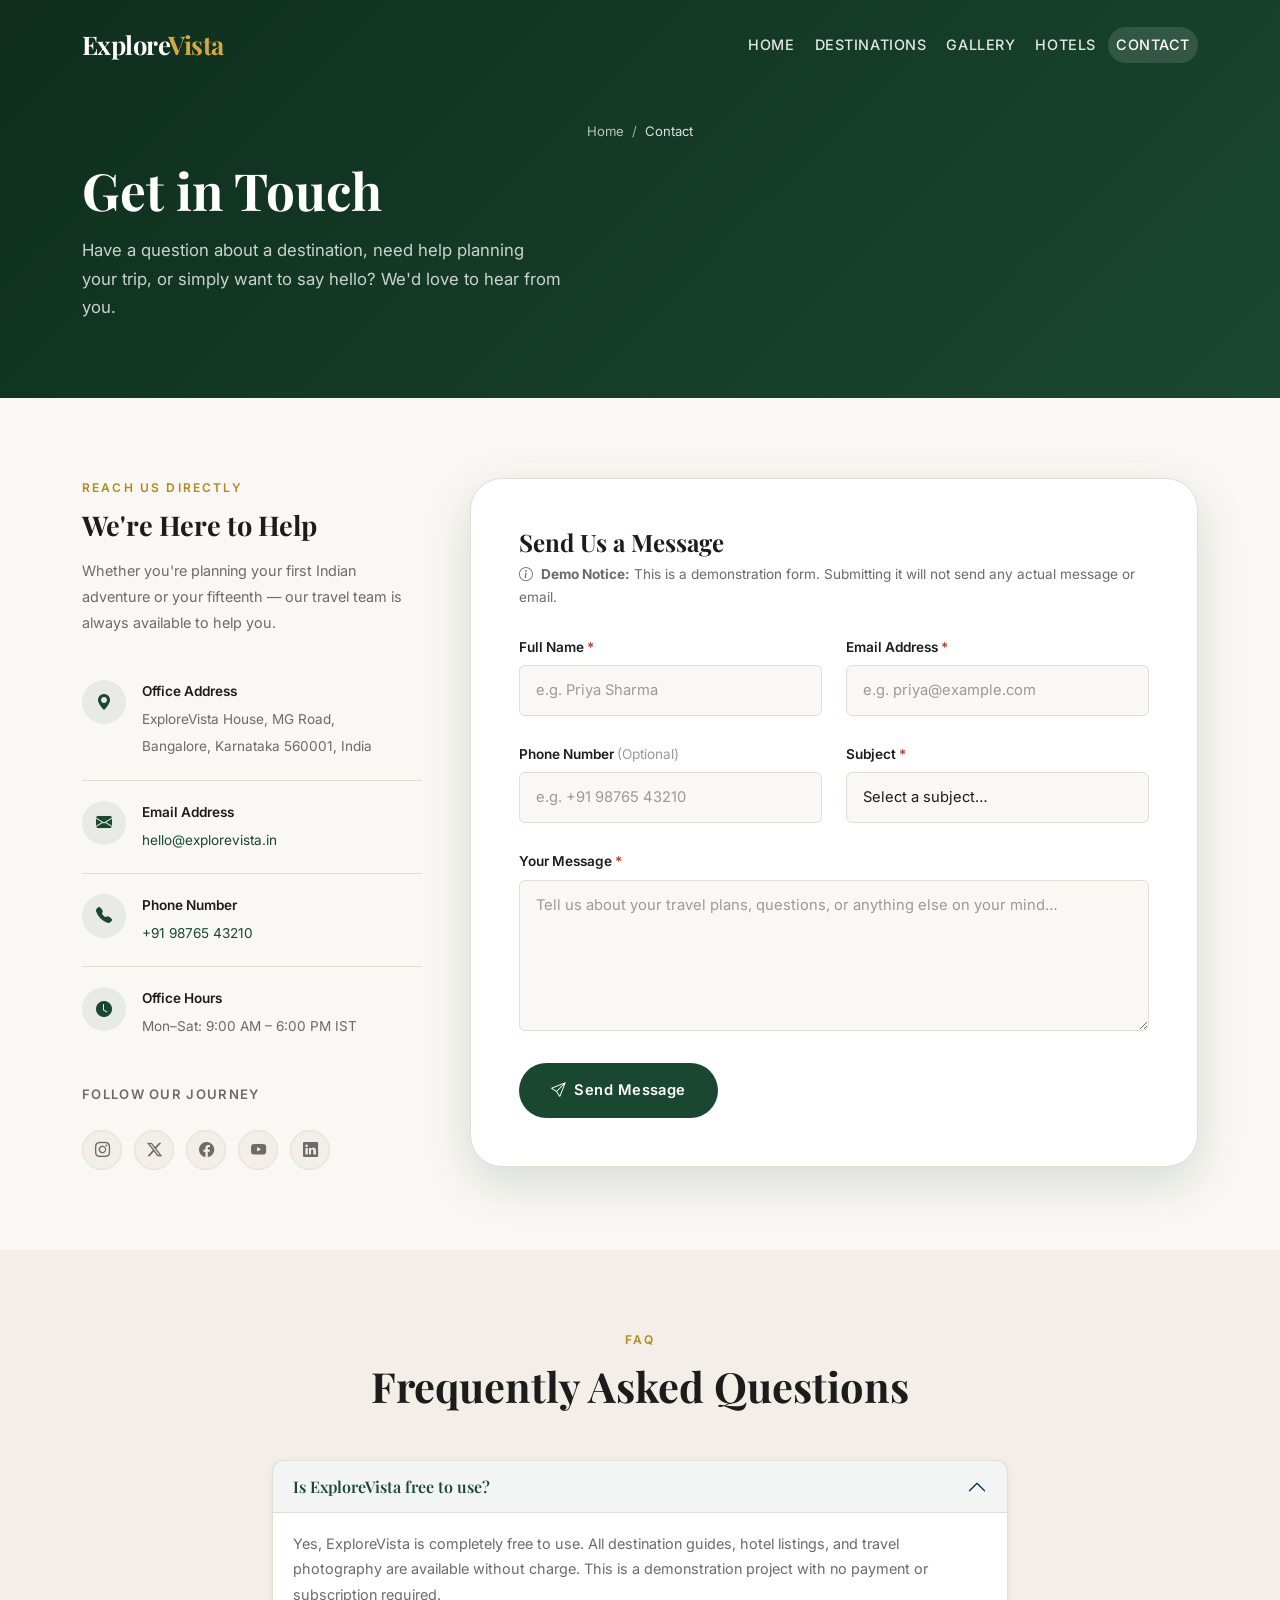
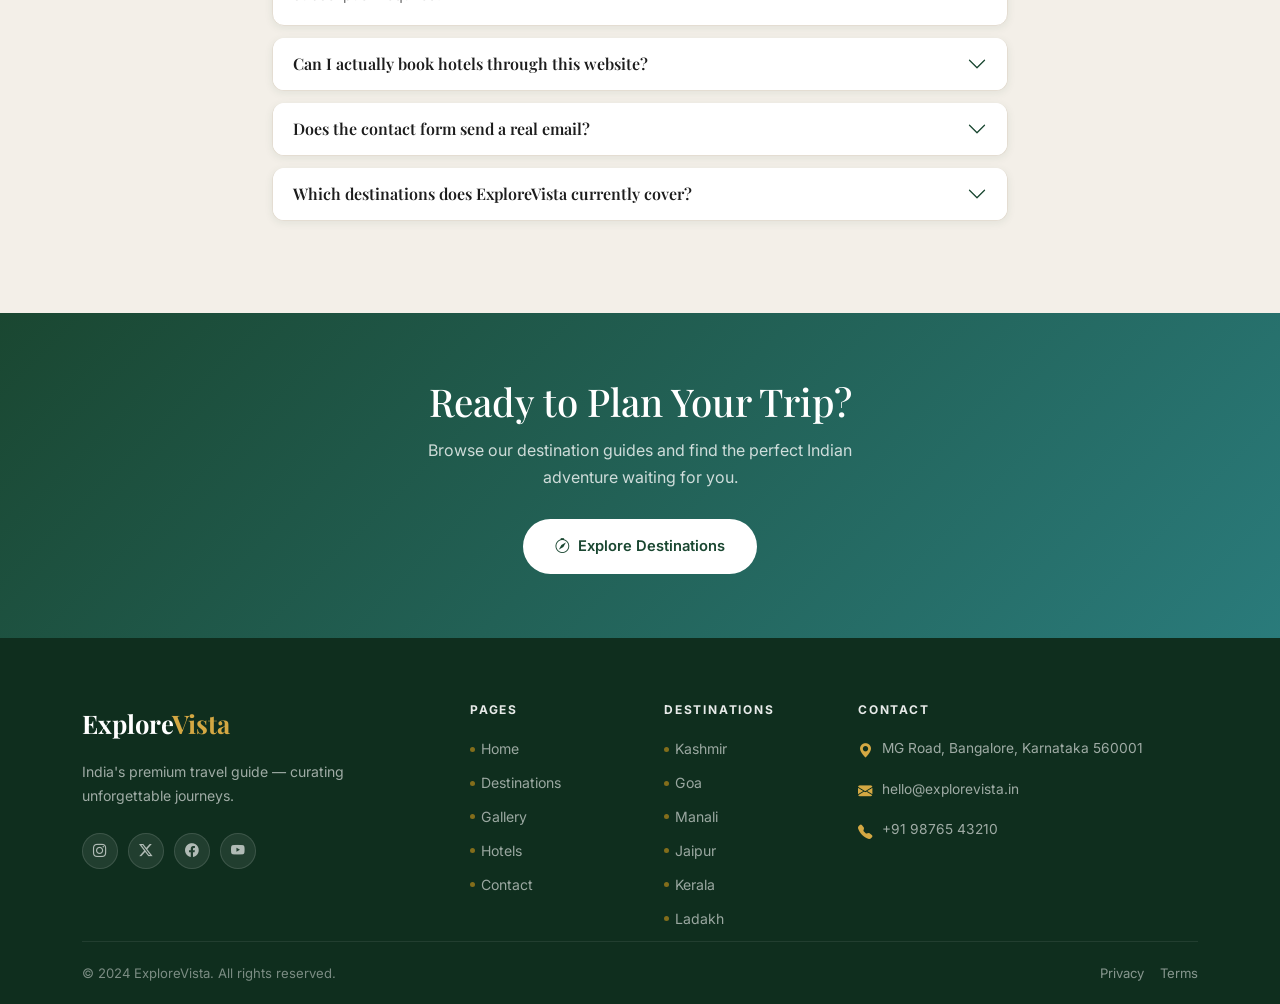
<file: contact.html>
<!DOCTYPE html>
<html lang="en">
<head>
  <meta charset="UTF-8" />
  <meta name="viewport" content="width=device-width, initial-scale=1.0" />
  <meta name="description" content="Contact ExploreVista — get in touch with our travel experts for destination advice, itinerary planning, or partnership enquiries." />
  <title>Contact Us — ExploreVista</title>
  <link rel="icon" href="data:image/svg+xml,<svg xmlns=%22http://www.w3.org/2000/svg%22 viewBox=%220 0 100 100%22><text y=%22.9em%22 font-size=%2290%22>🧭</text></svg>" />

  <link rel="stylesheet" href="https://cdn.jsdelivr.net/npm/bootstrap@5.3.3/dist/css/bootstrap.min.css" />
  <link rel="stylesheet" href="https://cdn.jsdelivr.net/npm/bootstrap-icons@1.11.3/font/bootstrap-icons.min.css" />
  <link rel="stylesheet" href="css/style.css" />
</head>
<body>
  <a href="#main-content" class="skip-link">Skip to main content</a>

  <nav class="ev-navbar scrolled navbar navbar-expand-lg" id="main-nav" aria-label="Main navigation">
    <div class="container">
      <a class="navbar-brand" href="index.html">Explore<span>Vista</span></a>
      <button class="navbar-toggler" type="button" data-bs-toggle="collapse"
        data-bs-target="#navMenu" aria-controls="navMenu"
        aria-expanded="false" aria-label="Toggle navigation">
        <span class="navbar-toggler-icon"></span>
      </button>
      <div class="collapse navbar-collapse justify-content-end" id="navMenu">
        <ul class="navbar-nav align-items-lg-center gap-1">
          <li class="nav-item"><a class="nav-link" href="index.html">Home</a></li>
          <li class="nav-item"><a class="nav-link" href="destinations.html">Destinations</a></li>
          <li class="nav-item"><a class="nav-link" href="gallery.html">Gallery</a></li>
          <li class="nav-item"><a class="nav-link" href="hotels.html">Hotels</a></li>
          <li class="nav-item"><a class="nav-link active" href="contact.html">Contact</a></li>
        </ul>
      </div>
    </div>
  </nav>

  <main id="main-content">
  <header class="contact-hero" aria-label="Contact page header">
    <div class="container position-relative" style="z-index:2;">
      <nav class="breadcrumb-ev" aria-label="Breadcrumb">
        <a href="index.html">Home</a><span>/</span>
        <span style="color:rgba(255,255,255,0.85);">Contact</span>
      </nav>
      <h1 style="font-family:var(--font-heading);font-size:clamp(2rem,5vw,3.2rem);font-weight:700;color:#fff;margin-bottom:14px;">Get in Touch</h1>
      <p style="color:rgba(255,255,255,0.78);font-size:1.05rem;max-width:480px;">Have a question about a destination, need help planning your trip, or simply want to say hello? We'd love to hear from you.</p>
    </div>
  </header>

  <section class="section-pad" aria-label="Contact information and form">
    <div class="container">
      <div class="row g-5 align-items-start">

        <div class="col-lg-4 fade-in-up">
          <div class="mb-4">
            <span class="section-label">Reach Us Directly</span>
            <h2 class="section-title" style="font-size:1.7rem;">We're Here to Help</h2>
            <p style="color:var(--color-text-muted);font-size:.9rem;line-height:1.8;">Whether you're planning your first Indian adventure or your fifteenth — our travel team is always available to help you.</p>
          </div>

          <div>
            <div class="contact-info-item">
              <div class="contact-info-icon" aria-hidden="true"><i class="bi bi-geo-alt-fill"></i></div>
              <div class="contact-info-text">
                <strong>Office Address</strong>
                <span>ExploreVista House, MG Road,<br>Bangalore, Karnataka 560001, India</span>
              </div>
            </div>
            <div class="contact-info-item">
              <div class="contact-info-icon" aria-hidden="true"><i class="bi bi-envelope-fill"></i></div>
              <div class="contact-info-text">
                <strong>Email Address</strong>
                <span><a href="mailto:hello@explorevista.in" style="color:var(--color-primary);">hello@explorevista.in</a></span>
              </div>
            </div>
            <div class="contact-info-item">
              <div class="contact-info-icon" aria-hidden="true"><i class="bi bi-telephone-fill"></i></div>
              <div class="contact-info-text">
                <strong>Phone Number</strong>
                <span><a href="tel:+919876543210" style="color:var(--color-primary);">+91 98765 43210</a></span>
              </div>
            </div>
            <div class="contact-info-item">
              <div class="contact-info-icon" aria-hidden="true"><i class="bi bi-clock-fill"></i></div>
              <div class="contact-info-text">
                <strong>Office Hours</strong>
                <span>Mon–Sat: 9:00 AM – 6:00 PM IST</span>
              </div>
            </div>
          </div>

          <div class="mt-4">
            <p style="font-size:.82rem;font-weight:600;letter-spacing:.1em;text-transform:uppercase;color:var(--color-text-muted);margin-bottom:12px;">Follow Our Journey</p>
            <div class="social-links" aria-label="Social media links">
              <a href="#" class="social-link" aria-label="Follow on Instagram"><i class="bi bi-instagram" aria-hidden="true"></i></a>
              <a href="#" class="social-link" aria-label="Follow on Twitter / X"><i class="bi bi-twitter-x" aria-hidden="true"></i></a>
              <a href="#" class="social-link" aria-label="Like on Facebook"><i class="bi bi-facebook" aria-hidden="true"></i></a>
              <a href="#" class="social-link" aria-label="Watch on YouTube"><i class="bi bi-youtube" aria-hidden="true"></i></a>
              <a href="#" class="social-link" aria-label="Connect on LinkedIn"><i class="bi bi-linkedin" aria-hidden="true"></i></a>
            </div>
          </div>
        </div>

        <div class="col-lg-8 fade-in-up">
          <div class="contact-card">
            <div class="mb-4">
              <h2 style="font-family:var(--font-heading);font-size:1.5rem;font-weight:700;color:var(--color-text);margin-bottom:6px;">
                Send Us a Message
              </h2>
              <p style="font-size:.85rem;color:var(--color-text-muted);">
                <i class="bi bi-info-circle me-1" aria-hidden="true"></i>
                <strong>Demo Notice:</strong> This is a demonstration form. Submitting it will not send any actual message or email.
              </p>
            </div>

            <form id="contact-form" novalidate aria-label="Contact form">
              <div class="row g-4">
                <div class="col-md-6">
                  <label class="ev-form-label" for="contact-name">Full Name <span aria-hidden="true" style="color:#c0392b;">*</span></label>
                  <input
                    type="text"
                    class="ev-form-control"
                    id="contact-name"
                    name="name"
                    placeholder="e.g. Priya Sharma"
                    required
                    autocomplete="name"
                    aria-required="true"
                    aria-describedby="name-error"
                  />
                  <div id="name-error" class="mt-1" role="alert" style="font-size:.78rem;color:#c0392b;display:none;">
                    Please enter your full name.
                  </div>
                </div>

                <div class="col-md-6">
                  <label class="ev-form-label" for="contact-email">Email Address <span aria-hidden="true" style="color:#c0392b;">*</span></label>
                  <input
                    type="email"
                    class="ev-form-control"
                    id="contact-email"
                    name="email"
                    placeholder="e.g. priya@example.com"
                    required
                    autocomplete="email"
                    aria-required="true"
                    aria-describedby="email-error"
                  />
                  <div id="email-error" class="mt-1" role="alert" style="font-size:.78rem;color:#c0392b;display:none;">
                    Please enter a valid email address.
                  </div>
                </div>

                <div class="col-md-6">
                  <label class="ev-form-label" for="contact-phone">Phone Number <span style="color:var(--color-text-light);font-weight:400;">(Optional)</span></label>
                  <input
                    type="tel"
                    class="ev-form-control"
                    id="contact-phone"
                    name="phone"
                    placeholder="e.g. +91 98765 43210"
                    autocomplete="tel"
                  />
                </div>

                <div class="col-md-6">
                  <label class="ev-form-label" for="contact-subject">Subject <span aria-hidden="true" style="color:#c0392b;">*</span></label>
                  <select
                    class="ev-form-control"
                    id="contact-subject"
                    name="subject"
                    required
                    aria-required="true"
                    aria-describedby="subject-error"
                  >
                    <option value="" disabled selected>Select a subject…</option>
                    <option value="destination-query">Destination Query</option>
                    <option value="trip-planning">Trip Planning Help</option>
                    <option value="hotel-enquiry">Hotel Enquiry</option>
                    <option value="partnership">Partnership / Collaboration</option>
                    <option value="feedback">Website Feedback</option>
                    <option value="other">Other</option>
                  </select>
                  <div id="subject-error" class="mt-1" role="alert" style="font-size:.78rem;color:#c0392b;display:none;">
                    Please select a subject.
                  </div>
                </div>

                <div class="col-12">
                  <label class="ev-form-label" for="contact-message">Your Message <span aria-hidden="true" style="color:#c0392b;">*</span></label>
                  <textarea
                    class="ev-form-control"
                    id="contact-message"
                    name="message"
                    placeholder="Tell us about your travel plans, questions, or anything else on your mind…"
                    required
                    aria-required="true"
                    aria-describedby="message-error"
                    rows="5"
                  ></textarea>
                  <div id="message-error" class="mt-1" role="alert" style="font-size:.78rem;color:#c0392b;display:none;">
                    Please enter your message.
                  </div>
                </div>

                <div class="col-12">
                  <button
                    type="submit"
                    id="form-submit"
                    class="btn-ev-primary"
                    aria-label="Send your message"
                  >
                    <i class="bi bi-send" aria-hidden="true"></i> Send Message
                  </button>
                </div>
              </div>
            </form>

            <div class="success-alert" id="form-success" role="alert" aria-live="polite">
              <i class="bi bi-check-circle-fill" aria-hidden="true"></i>
              <div>
                <strong style="display:block;margin-bottom:4px;color:#1b5e20;">Message received (demo only)!</strong>
                <span style="font-size:.88rem;color:#2e7d32;">
                  Thank you for reaching out. In a real application, your message would now be sent to our team. This form is for demonstration purposes only and no actual email has been transmitted.
                </span>
              </div>
            </div>
          </div>
        </div>

      </div>
    </div>
  </section>

  <section class="section-pad" style="background-color:var(--color-bg-section);" aria-label="Frequently asked questions">
    <div class="container">
      <div class="text-center mb-5">
        <span class="section-label">FAQ</span>
        <h2 class="section-title">Frequently Asked Questions</h2>
      </div>
      <div class="row justify-content-center">
        <div class="col-lg-8">
          <div class="accordion" id="faqAccordion">

            <div class="accordion-item">
              <h3 class="accordion-header">
                <button class="accordion-button" type="button" data-bs-toggle="collapse"
                  data-bs-target="#faq1" aria-expanded="true" aria-controls="faq1">
                  Is ExploreVista free to use?
                </button>
              </h3>
              <div id="faq1" class="accordion-collapse collapse show" data-bs-parent="#faqAccordion">
                <div class="accordion-body">
                  Yes, ExploreVista is completely free to use. All destination guides, hotel listings, and travel photography are available without charge. This is a demonstration project with no payment or subscription required.
                </div>
              </div>
            </div>

            <div class="accordion-item">
              <h3 class="accordion-header">
                <button class="accordion-button collapsed" type="button" data-bs-toggle="collapse"
                  data-bs-target="#faq2" aria-expanded="false" aria-controls="faq2">
                  Can I actually book hotels through this website?
                </button>
              </h3>
              <div id="faq2" class="accordion-collapse collapse" data-bs-parent="#faqAccordion">
                <div class="accordion-body">
                  No. The hotel listings and prices on ExploreVista are for demonstration purposes only. No real booking or payment functionality has been implemented. For actual reservations, please visit the hotel's official website or a booking platform.
                </div>
              </div>
            </div>

            <div class="accordion-item">
              <h3 class="accordion-header">
                <button class="accordion-button collapsed" type="button" data-bs-toggle="collapse"
                  data-bs-target="#faq3" aria-expanded="false" aria-controls="faq3">
                  Does the contact form send a real email?
                </button>
              </h3>
              <div id="faq3" class="accordion-collapse collapse" data-bs-parent="#faqAccordion">
                <div class="accordion-body">
                  No, the contact form is purely a front-end demonstration. It validates your inputs client-side and shows a success message, but no email is actually sent and no data is stored anywhere.
                </div>
              </div>
            </div>

            <div class="accordion-item">
              <h3 class="accordion-header">
                <button class="accordion-button collapsed" type="button" data-bs-toggle="collapse"
                  data-bs-target="#faq4" aria-expanded="false" aria-controls="faq4">
                  Which destinations does ExploreVista currently cover?
                </button>
              </h3>
              <div id="faq4" class="accordion-collapse collapse" data-bs-parent="#faqAccordion">
                <div class="accordion-body">
                  ExploreVista currently features six iconic Indian destinations: Kashmir, Goa, Manali, Jaipur, Kerala, and Ladakh. Future updates may expand coverage to additional regions across India and beyond.
                </div>
              </div>
            </div>

          </div>
        </div>
      </div>
    </div>
  </section>

  <section class="cta-band" aria-label="Explore destinations call to action">
    <div class="container fade-in-up">
      <h2>Ready to Plan Your Trip?</h2>
      <p>Browse our destination guides and find the perfect Indian adventure waiting for you.</p>
      <a href="destinations.html" class="btn-white"><i class="bi bi-compass"></i> Explore Destinations</a>
    </div>
  </section>
  </main>

  <footer class="ev-footer" aria-label="Site footer">
    <div class="container">
      <div class="row g-5">
        <div class="col-lg-4 col-md-6">
          <a class="footer-brand" href="index.html">Explore<span>Vista</span></a>
          <p class="footer-desc">India's premium travel guide — curating unforgettable journeys.</p>
          <div class="footer-social" aria-label="Social media links">
            <a href="#" aria-label="Instagram"><i class="bi bi-instagram" aria-hidden="true"></i></a>
            <a href="#" aria-label="Twitter / X"><i class="bi bi-twitter-x" aria-hidden="true"></i></a>
            <a href="#" aria-label="Facebook"><i class="bi bi-facebook" aria-hidden="true"></i></a>
            <a href="#" aria-label="YouTube"><i class="bi bi-youtube" aria-hidden="true"></i></a>
          </div>
        </div>
        <div class="col-lg-2 col-md-3 col-6">
          <h3 class="footer-heading">Pages</h3>
          <ul class="footer-links">
            <li><a href="index.html">Home</a></li>
            <li><a href="destinations.html">Destinations</a></li>
            <li><a href="gallery.html">Gallery</a></li>
            <li><a href="hotels.html">Hotels</a></li>
            <li><a href="contact.html">Contact</a></li>
          </ul>
        </div>
        <div class="col-lg-2 col-md-3 col-6">
          <h3 class="footer-heading">Destinations</h3>
          <ul class="footer-links">
            <li><a href="destinations.html#kashmir">Kashmir</a></li>
            <li><a href="destinations.html#goa">Goa</a></li>
            <li><a href="destinations.html#manali">Manali</a></li>
            <li><a href="destinations.html#jaipur">Jaipur</a></li>
            <li><a href="destinations.html#kerala">Kerala</a></li>
            <li><a href="destinations.html#ladakh">Ladakh</a></li>
          </ul>
        </div>
        <div class="col-lg-4 col-md-6">
          <h3 class="footer-heading">Contact</h3>
          <address style="font-style:normal;">
            <div class="footer-contact-item"><i class="bi bi-geo-alt-fill" aria-hidden="true"></i><span>MG Road, Bangalore, Karnataka 560001</span></div>
            <div class="footer-contact-item"><i class="bi bi-envelope-fill" aria-hidden="true"></i><span>hello@explorevista.in</span></div>
            <div class="footer-contact-item"><i class="bi bi-telephone-fill" aria-hidden="true"></i><span>+91 98765 43210</span></div>
          </address>
        </div>
      </div>
      <div class="footer-bottom">
        <p>&copy; 2024 ExploreVista. All rights reserved.</p>
        <div class="d-flex gap-3"><a href="#">Privacy</a><a href="#">Terms</a></div>
      </div>
    </div>
  </footer>

  <button class="scroll-top-btn" id="scroll-top-btn" aria-label="Scroll to top">
    <i class="bi bi-chevron-up" aria-hidden="true"></i>
  </button>

  <script src="https://cdn.jsdelivr.net/npm/bootstrap@5.3.3/dist/js/bootstrap.bundle.min.js"></script>
  <script src="js/script.js"></script>
</body>
</html>
</file>
<file: css/style.css>
/* ExploreVista Stylesheet */

@import url('https://fonts.googleapis.com/css2?family=Playfair+Display:wght@400;600;700&family=Inter:wght@300;400;500;600&display=swap');

/* Design Tokens */
:root {
  --color-primary:       #1a4731;
  --color-primary-light: #2d6a4f;
  --color-primary-dark:  #0f2e1e;
  --color-accent:        #b5891a;
  --color-accent-light:  #d4a843;
  --color-teal:          #2a7b7b;
  --color-bg:            #faf8f4;
  --color-bg-card:       #ffffff;
  --color-bg-section:    #f3efe8;
  --color-text:          #1c1c1c;
  --color-text-muted:    #6b6b6b;
  --color-text-light:    #9a9a9a;
  --color-border:        #e4ddd2;

  --font-heading: 'Playfair Display', Georgia, serif;
  --font-body:    'Inter', system-ui, sans-serif;

  --shadow-sm:   0 2px 8px rgba(26,71,49,0.08);
  --shadow-md:   0 6px 24px rgba(26,71,49,0.12);
  --shadow-lg:   0 16px 48px rgba(26,71,49,0.16);
  --shadow-card: 0 4px 20px rgba(0,0,0,0.08);

  --radius-sm:   6px;
  --radius-md:   12px;
  --radius-lg:   20px;
  --radius-xl:   32px;

  --transition-fast:   0.2s ease;
  --transition-normal: 0.35s ease;
  --transition-slow:   0.55s ease;

  --max-width: 1280px;
}

/* Base */
*,
*::before,
*::after {
  box-sizing: border-box;
  margin: 0;
  padding: 0;
}

html {
  scroll-behavior: smooth;
  font-size: 16px;
}

body {
  font-family: var(--font-body);
  background-color: var(--color-bg);
  color: var(--color-text);
  line-height: 1.7;
  overflow-x: hidden;
}

img {
  max-width: 100%;
  display: block;
}

a {
  color: var(--color-primary);
  text-decoration: none;
  transition: color var(--transition-fast);
}

a:hover {
  color: var(--color-primary-light);
}

/* Skip Link */
.skip-link {
  position: absolute;
  top: -80px;
  left: 20px;
  background: var(--color-primary);
  color: #fff;
  padding: 10px 20px;
  border-radius: var(--radius-sm);
  z-index: 10000;
  font-weight: 600;
  text-decoration: none;
  transition: top var(--transition-fast);
  box-shadow: var(--shadow-md);
}

.skip-link:focus {
  top: 16px;
  color: #fff;
  outline: 2px solid var(--color-accent);
}

/* Utilities */
.text-accent    { color: var(--color-accent); }
.text-primary   { color: var(--color-primary); }
.text-muted-custom { color: var(--color-text-muted); }
.bg-brand       { background-color: var(--color-primary); }
.section-pad    { padding: 80px 0; }
.section-pad-sm { padding: 56px 0; }

/* Typography */
h1, h2, h3, h4, h5, h6 {
  font-family: var(--font-heading);
  line-height: 1.25;
  color: var(--color-text);
}

.section-label {
  font-family: var(--font-body);
  font-size: 0.75rem;
  font-weight: 600;
  letter-spacing: 0.18em;
  text-transform: uppercase;
  color: var(--color-accent);
  display: block;
  margin-bottom: 10px;
}

.section-title {
  font-family: var(--font-heading);
  font-size: clamp(1.75rem, 3.5vw, 2.6rem);
  font-weight: 700;
  color: var(--color-text);
  margin-bottom: 16px;
}

.section-subtitle {
  font-size: 1.05rem;
  color: var(--color-text-muted);
  max-width: 540px;
  margin-bottom: 0;
}

/* Buttons */
.btn-ev-primary {
  display: inline-flex;
  align-items: center;
  gap: 8px;
  background-color: var(--color-primary);
  color: #fff;
  padding: 13px 30px;
  border-radius: 50px;
  font-family: var(--font-body);
  font-size: 0.92rem;
  font-weight: 600;
  letter-spacing: 0.03em;
  border: 2px solid transparent;
  cursor: pointer;
  transition: background-color var(--transition-fast), transform var(--transition-fast), box-shadow var(--transition-fast);
  text-decoration: none;
}

.btn-ev-primary:hover,
.btn-ev-primary:focus {
  background-color: var(--color-primary-light);
  color: #fff;
  transform: translateY(-2px);
  box-shadow: 0 8px 24px rgba(26,71,49,0.28);
  outline: none;
}

.btn-ev-outline {
  display: inline-flex;
  align-items: center;
  gap: 8px;
  background-color: transparent;
  color: var(--color-primary);
  padding: 12px 28px;
  border-radius: 50px;
  font-family: var(--font-body);
  font-size: 0.92rem;
  font-weight: 600;
  letter-spacing: 0.03em;
  border: 2px solid var(--color-primary);
  cursor: pointer;
  transition: all var(--transition-fast);
  text-decoration: none;
}

.btn-ev-outline:hover,
.btn-ev-outline:focus {
  background-color: var(--color-primary);
  color: #fff;
  transform: translateY(-2px);
  box-shadow: 0 8px 24px rgba(26,71,49,0.2);
  outline: none;
}

.btn-ev-accent {
  display: inline-flex;
  align-items: center;
  gap: 8px;
  background-color: var(--color-accent);
  color: #fff;
  padding: 13px 30px;
  border-radius: 50px;
  font-family: var(--font-body);
  font-size: 0.92rem;
  font-weight: 600;
  letter-spacing: 0.03em;
  border: 2px solid transparent;
  cursor: pointer;
  transition: all var(--transition-fast);
  text-decoration: none;
}

.btn-ev-accent:hover {
  background-color: var(--color-accent-light);
  color: #fff;
  transform: translateY(-2px);
  box-shadow: 0 8px 24px rgba(181,137,26,0.3);
}

.btn-white {
  display: inline-flex;
  align-items: center;
  gap: 8px;
  background-color: #fff;
  color: var(--color-primary);
  padding: 13px 30px;
  border-radius: 50px;
  font-family: var(--font-body);
  font-size: 0.92rem;
  font-weight: 600;
  border: 2px solid transparent;
  cursor: pointer;
  transition: all var(--transition-fast);
  text-decoration: none;
}

.btn-white:hover {
  background-color: var(--color-accent);
  color: #fff;
  transform: translateY(-2px);
}

/* Navigation */
.ev-navbar {
  position: fixed;
  top: 0;
  left: 0;
  right: 0;
  z-index: 1000;
  padding: 18px 0;
  transition: background-color var(--transition-normal), box-shadow var(--transition-normal), padding var(--transition-normal);
}

.ev-navbar.scrolled {
  background-color: rgba(26, 71, 49, 0.97);
  backdrop-filter: blur(12px);
  -webkit-backdrop-filter: blur(12px);
  padding: 12px 0;
  box-shadow: 0 4px 24px rgba(0,0,0,0.18);
}

.ev-navbar .navbar-brand {
  font-family: var(--font-heading);
  font-size: 1.6rem;
  font-weight: 700;
  color: #fff;
  letter-spacing: -0.02em;
}

.ev-navbar .navbar-brand span {
  color: var(--color-accent-light);
}

.ev-navbar .nav-link {
  color: rgba(255,255,255,0.88);
  font-weight: 500;
  font-size: 0.9rem;
  letter-spacing: 0.04em;
  padding: 6px 14px;
  border-radius: 50px;
  transition: all var(--transition-fast);
  text-transform: uppercase;
}

.ev-navbar .nav-link:hover,
.ev-navbar .nav-link.active {
  color: #fff;
  background-color: rgba(255,255,255,0.12);
}

.ev-navbar .navbar-toggler {
  border: 1.5px solid rgba(255,255,255,0.4);
  border-radius: var(--radius-sm);
  padding: 6px 10px;
}

.ev-navbar .navbar-toggler-icon {
  background-image: url("data:image/svg+xml,%3Csvg xmlns='http://www.w3.org/2000/svg' viewBox='0 0 30 30'%3E%3Cpath stroke='rgba%28255,255,255,0.85%29' stroke-width='2' d='M4 7h22M4 15h22M4 23h22'/%3E%3C/svg%3E");
}

.ev-navbar.hero-nav {
  background-color: transparent;
}

/* Hero */
.ev-hero {
  position: relative;
  min-height: 100vh;
  display: flex;
  align-items: center;
  overflow: hidden;
}

.ev-hero-bg {
  position: absolute;
  inset: 0;
  background-size: cover;
  background-position: center;
  background-repeat: no-repeat;
  transform: scale(1.05);
  transition: transform 8s ease;
}

.ev-hero-bg.loaded {
  transform: scale(1);
}

.ev-hero-overlay {
  position: absolute;
  inset: 0;
  background: linear-gradient(
    to right,
    rgba(15, 46, 30, 0.78) 0%,
    rgba(15, 46, 30, 0.40) 60%,
    rgba(15, 46, 30, 0.1) 100%
  );
}

.ev-hero-content {
  position: relative;
  z-index: 2;
  color: #fff;
}

.ev-hero-label {
  display: inline-block;
  background-color: rgba(181,137,26,0.25);
  border: 1px solid rgba(181,137,26,0.5);
  color: var(--color-accent-light);
  font-size: 0.72rem;
  font-weight: 600;
  letter-spacing: 0.2em;
  text-transform: uppercase;
  padding: 6px 16px;
  border-radius: 50px;
  margin-bottom: 20px;
}

.ev-hero-title {
  font-family: var(--font-heading);
  font-size: clamp(2.4rem, 6vw, 4.4rem);
  font-weight: 700;
  color: #fff;
  line-height: 1.12;
  margin-bottom: 22px;
}

.ev-hero-title .accent-word {
  color: var(--color-accent-light);
  font-style: italic;
}

.ev-hero-subtitle {
  font-size: 1.08rem;
  color: rgba(255,255,255,0.82);
  max-width: 480px;
  margin-bottom: 36px;
  line-height: 1.7;
}

.ev-hero-actions {
  display: flex;
  gap: 16px;
  flex-wrap: wrap;
  align-items: center;
}

/* Search Bar */
.ev-search-bar {
  background: #fff;
  border-radius: 50px;
  padding: 6px 6px 6px 22px;
  display: flex;
  align-items: center;
  gap: 12px;
  box-shadow: var(--shadow-lg);
  max-width: 600px;
  margin: 0 auto;
}

.ev-search-bar input {
  flex: 1;
  border: none;
  outline: none;
  font-family: var(--font-body);
  font-size: 0.95rem;
  color: var(--color-text);
  background: transparent;
  min-width: 0;
}

.ev-search-bar input::placeholder {
  color: var(--color-text-light);
}

.ev-search-bar .search-icon {
  color: var(--color-text-muted);
  flex-shrink: 0;
}

.ev-search-bar button {
  border: none;
  background-color: var(--color-primary);
  color: #fff;
  padding: 12px 24px;
  border-radius: 50px;
  font-weight: 600;
  font-size: 0.88rem;
  cursor: pointer;
  transition: background-color var(--transition-fast), transform var(--transition-fast);
  white-space: nowrap;
}

.ev-search-bar button:hover {
  background-color: var(--color-primary-light);
  transform: translateY(-1px);
}

.search-section {
  background-color: var(--color-primary);
  padding: 28px 0;
}

.search-section .ev-search-bar {
  max-width: 680px;
}

/* Stats */
.stats-strip {
  background-color: var(--color-bg-section);
  border-top: 1px solid var(--color-border);
  border-bottom: 1px solid var(--color-border);
  padding: 32px 0;
}

.stat-item {
  text-align: center;
  padding: 10px 20px;
  opacity: 1 !important;
  transform: none !important;
}

.stat-item .stat-num {
  font-family: var(--font-heading);
  font-size: 2rem;
  font-weight: 700;
  color: var(--color-primary);
  display: block;
}

.stat-item .stat-label {
  font-size: 0.8rem;
  color: var(--color-text-muted);
  font-weight: 500;
  letter-spacing: 0.04em;
  text-transform: uppercase;
}

/* Destination Cards */
.dest-card {
  background: var(--color-bg-card);
  border-radius: var(--radius-lg);
  overflow: hidden;
  box-shadow: var(--shadow-card);
  transition: transform var(--transition-normal), box-shadow var(--transition-normal);
  height: 100%;
  display: flex;
  flex-direction: column;
  border: 1px solid var(--color-border);
}

.dest-card:hover {
  transform: translateY(-8px);
  box-shadow: var(--shadow-lg);
}

.dest-card-img-wrap {
  position: relative;
  overflow: hidden;
  aspect-ratio: 4/3;
}

.dest-card-img-wrap img {
  width: 100%;
  height: 100%;
  object-fit: cover;
  transition: transform var(--transition-slow);
}

.dest-card:hover .dest-card-img-wrap img {
  transform: scale(1.08);
}

.dest-card-badge {
  position: absolute;
  top: 14px;
  left: 14px;
  background-color: rgba(26,71,49,0.85);
  color: #fff;
  font-size: 0.68rem;
  font-weight: 600;
  letter-spacing: 0.12em;
  text-transform: uppercase;
  padding: 5px 12px;
  border-radius: 50px;
  backdrop-filter: blur(4px);
}

.dest-card-rating {
  position: absolute;
  top: 14px;
  right: 14px;
  background-color: var(--color-accent);
  color: #fff;
  font-size: 0.75rem;
  font-weight: 700;
  padding: 5px 10px;
  border-radius: 50px;
  display: flex;
  align-items: center;
  gap: 4px;
}

.dest-card-body {
  padding: 22px;
  flex: 1;
  display: flex;
  flex-direction: column;
}

.dest-card-location {
  font-size: 0.75rem;
  color: var(--color-text-muted);
  font-weight: 500;
  letter-spacing: 0.06em;
  text-transform: uppercase;
  display: flex;
  align-items: center;
  gap: 5px;
  margin-bottom: 8px;
}

.dest-card-title {
  font-family: var(--font-heading);
  font-size: 1.28rem;
  font-weight: 700;
  color: var(--color-text);
  margin-bottom: 10px;
}

.dest-card-desc {
  font-size: 0.88rem;
  color: var(--color-text-muted);
  line-height: 1.65;
  flex: 1;
  margin-bottom: 20px;
}

.dest-card-footer {
  display: flex;
  align-items: center;
  justify-content: space-between;
  gap: 10px;
  margin-top: auto;
}

.dest-card-link {
  display: inline-flex;
  align-items: center;
  gap: 6px;
  color: var(--color-primary);
  font-weight: 600;
  font-size: 0.85rem;
  letter-spacing: 0.02em;
  border: 1.5px solid var(--color-primary);
  padding: 8px 18px;
  border-radius: 50px;
  transition: all var(--transition-fast);
}

.dest-card-link:hover {
  background-color: var(--color-primary);
  color: #fff;
}

/* Category Filter Tabs */
.filter-tabs {
  display: flex;
  gap: 10px;
  flex-wrap: wrap;
  justify-content: center;
  margin-bottom: 40px;
}

.filter-tab {
  padding: 9px 22px;
  border-radius: 50px;
  border: 1.5px solid var(--color-border);
  background-color: #fff;
  font-size: 0.85rem;
  font-weight: 600;
  color: var(--color-text-muted);
  cursor: pointer;
  transition: all var(--transition-fast);
  font-family: var(--font-body);
}

.filter-tab:hover {
  border-color: var(--color-primary);
  color: var(--color-primary);
}

.filter-tab.active {
  background-color: var(--color-primary);
  border-color: var(--color-primary);
  color: #fff;
}

/* Category Cards */
.category-card {
  background: var(--color-bg-card);
  border: 1px solid var(--color-border);
  border-radius: var(--radius-md);
  padding: 28px 20px;
  text-align: center;
  cursor: pointer;
  transition: all var(--transition-fast);
  box-shadow: var(--shadow-sm);
}

.category-card:hover {
  border-color: var(--color-primary);
  box-shadow: var(--shadow-md);
  transform: translateY(-4px);
}

.category-card .cat-icon {
  width: 56px;
  height: 56px;
  border-radius: 50%;
  background-color: rgba(26,71,49,0.08);
  display: flex;
  align-items: center;
  justify-content: center;
  margin: 0 auto 16px;
  color: var(--color-primary);
  font-size: 1.4rem;
  transition: background-color var(--transition-fast);
}

.category-card:hover .cat-icon {
  background-color: var(--color-primary);
  color: #fff;
}

.category-card h3,
.category-card h5 {
  font-family: var(--font-heading);
  font-size: 1rem;
  font-weight: 600;
  margin-bottom: 6px;
  color: var(--color-text);
}

.category-card p {
  font-size: 0.8rem;
  color: var(--color-text-muted);
  margin-bottom: 0;
}

/* Interactive Map */
.map-section {
  background-color: var(--color-bg-section);
  padding: 80px 0;
}

.map-placeholder {
  background: linear-gradient(135deg, #d4e8d8 0%, #b5d4bb 30%, #8cbf96 60%, #6ba37a 100%);
  border-radius: var(--radius-xl);
  position: relative;
  overflow: hidden;
  height: 420px;
  box-shadow: var(--shadow-md);
  border: 1px solid var(--color-border);
}

.map-placeholder::before {
  content: '';
  position: absolute;
  inset: 0;
  background-image:
    radial-gradient(circle at 30% 40%, rgba(255,255,255,0.15) 1px, transparent 1px),
    radial-gradient(circle at 65% 25%, rgba(255,255,255,0.15) 1px, transparent 1px),
    radial-gradient(circle at 50% 70%, rgba(255,255,255,0.15) 1px, transparent 1px),
    radial-gradient(circle at 80% 60%, rgba(255,255,255,0.15) 1px, transparent 1px),
    radial-gradient(circle at 15% 70%, rgba(255,255,255,0.15) 1px, transparent 1px);
  background-size: 40px 40px;
}

.map-placeholder::after {
  content: '';
  position: absolute;
  inset: 0;
  background-image:
    linear-gradient(rgba(255,255,255,0.08) 1px, transparent 1px),
    linear-gradient(90deg, rgba(255,255,255,0.08) 1px, transparent 1px);
  background-size: 50px 50px;
}

.map-inner {
  position: absolute;
  inset: 0;
  display: flex;
  align-items: center;
  justify-content: center;
  z-index: 2;
  flex-direction: column;
  gap: 16px;
}

.map-marker {
  width: 48px;
  height: 48px;
  background-color: var(--color-primary);
  border-radius: 50% 50% 50% 0;
  transform: rotate(-45deg);
  box-shadow: 0 4px 16px rgba(26,71,49,0.4);
  position: relative;
  animation: markerPulse 2.5s ease-in-out infinite;
}

.map-marker::after {
  content: '';
  width: 18px;
  height: 18px;
  background: #fff;
  border-radius: 50%;
  position: absolute;
  top: 50%;
  left: 50%;
  transform: translate(-50%, -50%);
}

@keyframes markerPulse {
  0%, 100% { box-shadow: 0 4px 16px rgba(26,71,49,0.4), 0 0 0 0 rgba(26,71,49,0.2); }
  50% { box-shadow: 0 4px 16px rgba(26,71,49,0.4), 0 0 0 16px rgba(26,71,49,0); }
}

.map-caption {
  text-align: center;
  background-color: rgba(255,255,255,0.88);
  backdrop-filter: blur(8px);
  padding: 14px 28px;
  border-radius: 50px;
  box-shadow: var(--shadow-sm);
}

.map-caption strong {
  font-family: var(--font-heading);
  font-size: 1.05rem;
  color: var(--color-primary);
  display: block;
}

.map-caption span {
  font-size: 0.8rem;
  color: var(--color-text-muted);
}

.map-pin {
  position: absolute;
  z-index: 3;
  display: flex;
  flex-direction: column;
  align-items: center;
  cursor: pointer;
}

.map-pin-dot {
  width: 14px;
  height: 14px;
  background-color: var(--color-accent);
  border: 2.5px solid #fff;
  border-radius: 50%;
  box-shadow: 0 2px 8px rgba(0,0,0,0.25);
  transition: transform var(--transition-fast);
}

.map-pin:hover .map-pin-dot {
  transform: scale(1.4);
}

.map-pin-label {
  font-size: 0.7rem;
  font-weight: 600;
  color: var(--color-primary-dark);
  background: rgba(255,255,255,0.9);
  padding: 3px 8px;
  border-radius: 4px;
  margin-top: 5px;
  white-space: nowrap;
  box-shadow: var(--shadow-sm);
}

/* Gallery */
.gallery-grid {
  display: grid;
  grid-template-columns: repeat(auto-fill, minmax(280px, 1fr));
  gap: 20px;
}

.gallery-item {
  position: relative;
  border-radius: var(--radius-md);
  overflow: hidden;
  aspect-ratio: 4/3;
  cursor: pointer;
  box-shadow: var(--shadow-card);
}

.gallery-item img {
  width: 100%;
  height: 100%;
  object-fit: cover;
  transition: transform var(--transition-slow);
}

.gallery-item:hover img {
  transform: scale(1.08);
}

.gallery-item-overlay {
  position: absolute;
  inset: 0;
  background: linear-gradient(to top, rgba(15,46,30,0.75) 0%, transparent 55%);
  opacity: 0;
  transition: opacity var(--transition-normal);
  display: flex;
  align-items: flex-end;
  padding: 20px;
}

.gallery-item:hover .gallery-item-overlay {
  opacity: 1;
}

.gallery-item-label {
  color: #fff;
  font-weight: 600;
  font-size: 0.9rem;
  letter-spacing: 0.03em;
}

.gallery-item-sub {
  color: rgba(255,255,255,0.75);
  font-size: 0.76rem;
  display: block;
  margin-top: 2px;
}

/* Lightbox */
.ev-lightbox {
  position: fixed;
  inset: 0;
  z-index: 9999;
  background-color: rgba(0,0,0,0.92);
  display: flex;
  align-items: center;
  justify-content: center;
  padding: 24px;
  opacity: 0;
  visibility: hidden;
  transition: opacity var(--transition-normal), visibility var(--transition-normal);
}

.ev-lightbox.open {
  opacity: 1;
  visibility: visible;
}

.ev-lightbox-img {
  max-width: 90vw;
  max-height: 80vh;
  object-fit: contain;
  border-radius: var(--radius-md);
  box-shadow: 0 24px 64px rgba(0,0,0,0.5);
}

.ev-lightbox-caption {
  position: absolute;
  bottom: 30px;
  left: 50%;
  transform: translateX(-50%);
  color: rgba(255,255,255,0.92);
  font-size: 0.9rem;
  text-align: center;
  max-width: min(90vw, 720px);
  white-space: normal;
  line-height: 1.5;
  background: rgba(0, 0, 0, 0.65);
  padding: 8px 18px;
  border-radius: var(--radius-sm);
  backdrop-filter: blur(4px);
}

.ev-lightbox-close {
  position: absolute;
  top: 20px;
  right: 24px;
  color: rgba(255,255,255,0.8);
  font-size: 1.8rem;
  cursor: pointer;
  background: none;
  border: none;
  line-height: 1;
  transition: color var(--transition-fast);
  padding: 8px;
}

.ev-lightbox-close:hover {
  color: #fff;
}

.ev-lightbox-nav {
  position: absolute;
  top: 50%;
  transform: translateY(-50%);
  background: rgba(255,255,255,0.1);
  border: 1px solid rgba(255,255,255,0.2);
  color: #fff;
  border-radius: 50%;
  width: 48px;
  height: 48px;
  display: flex;
  align-items: center;
  justify-content: center;
  cursor: pointer;
  transition: background-color var(--transition-fast);
  font-size: 1.2rem;
}

.ev-lightbox-nav:hover {
  background: rgba(255,255,255,0.2);
}

.ev-lightbox-prev { left: 20px; }
.ev-lightbox-next { right: 20px; }

/* Hotel Cards */
.hotel-card {
  background: var(--color-bg-card);
  border-radius: var(--radius-lg);
  overflow: hidden;
  box-shadow: var(--shadow-card);
  border: 1px solid var(--color-border);
  transition: transform var(--transition-normal), box-shadow var(--transition-normal);
  height: 100%;
  display: flex;
  flex-direction: column;
}

.hotel-card:hover {
  transform: translateY(-6px);
  box-shadow: var(--shadow-md);
}

.hotel-card-img {
  aspect-ratio: 16/10;
  overflow: hidden;
  position: relative;
}

.hotel-card-img img {
  width: 100%;
  height: 100%;
  object-fit: cover;
  transition: transform var(--transition-slow);
}

.hotel-card:hover .hotel-card-img img {
  transform: scale(1.06);
}

.hotel-card-badge {
  position: absolute;
  top: 14px;
  left: 14px;
  background-color: var(--color-primary);
  color: #fff;
  font-size: 0.68rem;
  font-weight: 700;
  letter-spacing: 0.1em;
  text-transform: uppercase;
  padding: 5px 12px;
  border-radius: 50px;
}

.hotel-card-price {
  position: absolute;
  bottom: 14px;
  right: 14px;
  background-color: rgba(255,255,255,0.95);
  color: var(--color-primary);
  font-weight: 700;
  font-size: 0.9rem;
  padding: 7px 14px;
  border-radius: 50px;
  box-shadow: var(--shadow-sm);
}

.hotel-card-body {
  padding: 22px;
  flex: 1;
  display: flex;
  flex-direction: column;
}

.hotel-stars {
  display: flex;
  gap: 3px;
  margin-bottom: 8px;
}

.hotel-stars i {
  color: var(--color-accent);
  font-size: 0.8rem;
}

.hotel-card-title {
  font-family: var(--font-heading);
  font-size: 1.18rem;
  font-weight: 700;
  color: var(--color-text);
  margin-bottom: 6px;
}

.hotel-card-location {
  font-size: 0.78rem;
  color: var(--color-text-muted);
  font-weight: 500;
  display: flex;
  align-items: center;
  gap: 4px;
  margin-bottom: 12px;
}

.hotel-card-desc {
  font-size: 0.86rem;
  color: var(--color-text-muted);
  line-height: 1.6;
  flex: 1;
  margin-bottom: 16px;
}

.hotel-amenities {
  display: flex;
  gap: 8px;
  flex-wrap: wrap;
  margin-bottom: 18px;
}

.amenity-tag {
  background-color: var(--color-bg-section);
  color: var(--color-text-muted);
  font-size: 0.72rem;
  font-weight: 600;
  padding: 4px 12px;
  border-radius: 50px;
  border: 1px solid var(--color-border);
}

.hotel-card-body > .btn-ev-primary {
  margin-top: auto;
}

/* FAQ Accordion */
.accordion-item {
  background-color: var(--color-bg-card);
  border: 1px solid var(--color-border);
  border-radius: var(--radius-md) !important;
  margin-bottom: 12px;
  overflow: hidden;
  box-shadow: var(--shadow-sm);
}

.accordion-button {
  font-family: var(--font-heading);
  font-weight: 600;
  font-size: 1rem;
  color: var(--color-text);
  background-color: var(--color-bg-card);
  padding: 16px 20px;
}

.accordion-button:not(.collapsed) {
  color: var(--color-primary);
  background-color: rgba(26, 71, 49, 0.05);
  box-shadow: inset 0 -1px 0 var(--color-border);
}

.accordion-button:focus {
  border-color: var(--color-accent);
  box-shadow: 0 0 0 3px rgba(181, 137, 26, 0.25);
}

.accordion-button::after {
  background-image: url("data:image/svg+xml,%3csvg xmlns='http://www.w3.org/2000/svg' viewBox='0 0 16 16' fill='%231a4731'%3e%3cpath fill-rule='evenodd' d='M1.646 4.646a.5.5 0 0 1 .708 0L8 10.293l5.646-5.647a.5.5 0 0 1 .708.708l-6 6a.5.5 0 0 1-.708 0l-6-6a.5.5 0 0 1 0-.708z'/%3e%3c/svg%3e");
}

.accordion-body {
  font-size: 0.9rem;
  color: var(--color-text-muted);
  line-height: 1.75;
  padding: 18px 20px;
}

/* Contact Page */
.contact-hero {
  background: linear-gradient(135deg, var(--color-primary-dark) 0%, var(--color-primary) 100%);
  padding: 120px 0 60px;
  color: #fff;
}

.contact-card {
  background: var(--color-bg-card);
  border-radius: var(--radius-xl);
  padding: 48px;
  box-shadow: var(--shadow-lg);
  border: 1px solid var(--color-border);
}

.contact-info-item {
  display: flex;
  gap: 16px;
  align-items: flex-start;
  padding: 20px 0;
  border-bottom: 1px solid var(--color-border);
}

.contact-info-item:last-child {
  border-bottom: none;
}

.contact-info-icon {
  width: 44px;
  height: 44px;
  background-color: rgba(26,71,49,0.08);
  border-radius: 50%;
  display: flex;
  align-items: center;
  justify-content: center;
  color: var(--color-primary);
  font-size: 1rem;
  flex-shrink: 0;
}

.contact-info-text strong {
  display: block;
  font-size: 0.85rem;
  font-weight: 600;
  color: var(--color-text);
  margin-bottom: 2px;
}

.contact-info-text span {
  font-size: 0.85rem;
  color: var(--color-text-muted);
}

.ev-form-label {
  font-weight: 600;
  font-size: 0.85rem;
  color: var(--color-text);
  margin-bottom: 6px;
}

.ev-form-control {
  border: 1.5px solid var(--color-border);
  border-radius: var(--radius-sm);
  padding: 12px 16px;
  font-family: var(--font-body);
  font-size: 0.92rem;
  color: var(--color-text);
  background-color: var(--color-bg);
  width: 100%;
  transition: border-color var(--transition-fast), box-shadow var(--transition-fast);
  outline: none;
  appearance: none;
}

.ev-form-control:focus {
  border-color: var(--color-primary);
  box-shadow: 0 0 0 3px rgba(26,71,49,0.12);
}

.ev-form-control.is-invalid {
  border-color: #d9534f;
}

.ev-form-control::placeholder {
  color: var(--color-text-light);
}

textarea.ev-form-control {
  resize: vertical;
  min-height: 140px;
}

.success-alert {
  background-color: #e8f5e9;
  border: 1px solid #81c784;
  border-radius: var(--radius-md);
  padding: 20px 24px;
  display: flex;
  align-items: flex-start;
  gap: 14px;
  margin-top: 20px;
  display: none;
}

.success-alert.show {
  display: flex;
}

.success-alert i {
  color: #388e3c;
  font-size: 1.3rem;
  flex-shrink: 0;
  margin-top: 2px;
}

.social-links {
  display: flex;
  gap: 12px;
  margin-top: 24px;
}

.social-link {
  width: 40px;
  height: 40px;
  border-radius: 50%;
  background-color: var(--color-bg-section);
  border: 1px solid var(--color-border);
  display: flex;
  align-items: center;
  justify-content: center;
  color: var(--color-text-muted);
  font-size: 0.95rem;
  transition: all var(--transition-fast);
  text-decoration: none;
}

.social-link:hover {
  background-color: var(--color-primary);
  border-color: var(--color-primary);
  color: #fff;
  transform: translateY(-3px);
}

/* About Section */
.intro-section {
  background-color: var(--color-bg-section);
}

.intro-img-wrap {
  position: relative;
  border-radius: var(--radius-xl);
  overflow: hidden;
  box-shadow: var(--shadow-lg);
}

.intro-img-wrap img {
  width: 100%;
  height: 420px;
  object-fit: cover;
}

.intro-badge {
  position: absolute;
  bottom: 24px;
  left: 24px;
  background-color: var(--color-primary);
  color: #fff;
  padding: 14px 20px;
  border-radius: var(--radius-md);
  box-shadow: var(--shadow-md);
}

.intro-badge strong {
  font-family: var(--font-heading);
  font-size: 1.6rem;
  display: block;
  line-height: 1;
}

.intro-badge span {
  font-size: 0.75rem;
  opacity: 0.8;
  letter-spacing: 0.05em;
}

/* Testimonials */
.testimonial-card {
  background: var(--color-bg-card);
  border: 1px solid var(--color-border);
  border-radius: var(--radius-lg);
  padding: 32px;
  box-shadow: var(--shadow-card);
  height: 100%;
}

.testimonial-quote {
  font-size: 2.5rem;
  color: var(--color-accent);
  line-height: 1;
  font-family: Georgia, serif;
  margin-bottom: 12px;
}

.testimonial-text {
  font-size: 0.92rem;
  color: var(--color-text-muted);
  line-height: 1.75;
  margin-bottom: 20px;
  font-style: italic;
}

.testimonial-author {
  display: flex;
  align-items: center;
  gap: 12px;
}

.testimonial-avatar {
  width: 44px;
  height: 44px;
  border-radius: 50%;
  object-fit: cover;
  border: 2px solid var(--color-border);
}

.testimonial-name {
  font-weight: 600;
  font-size: 0.9rem;
  color: var(--color-text);
  display: block;
}

.testimonial-place {
  font-size: 0.75rem;
  color: var(--color-text-muted);
}

/* Page Hero */
.page-hero {
  background: linear-gradient(135deg, var(--color-primary-dark) 0%, var(--color-primary) 100%);
  padding: 120px 0 64px;
  color: #fff;
  text-align: center;
  position: relative;
  overflow: hidden;
}

.page-hero::before {
  content: '';
  position: absolute;
  inset: 0;
  background-image: url("data:image/svg+xml,%3Csvg width='60' height='60' viewBox='0 0 60 60' xmlns='http://www.w3.org/2000/svg'%3E%3Cg fill='none' fill-rule='evenodd'%3E%3Cg fill='%23ffffff' fill-opacity='0.04'%3E%3Cpath d='M36 34v-4h-2v4h-4v2h4v4h2v-4h4v-2h-4zm0-30V0h-2v4h-4v2h4v4h2V6h4V4h-4zM6 34v-4H4v4H0v2h4v4h2v-4h4v-2H6zM6 4V0H4v4H0v2h4v4h2V6h4V4H6z'/%3E%3C/g%3E%3C/g%3E%3C/svg%3E");
}

.page-hero h1 {
  font-family: var(--font-heading);
  font-size: clamp(2rem, 5vw, 3.2rem);
  font-weight: 700;
  color: #fff;
  margin-bottom: 14px;
}

.page-hero p {
  font-size: 1.05rem;
  color: rgba(255,255,255,0.78);
  max-width: 520px;
  margin: 0 auto;
}

.breadcrumb-ev {
  display: flex;
  align-items: center;
  justify-content: center;
  gap: 8px;
  margin-bottom: 16px;
  font-size: 0.82rem;
  color: rgba(255,255,255,0.6);
}

.breadcrumb-ev a {
  color: rgba(255,255,255,0.7);
}

.breadcrumb-ev a:hover {
  color: var(--color-accent-light);
}

/* Footer */
.ev-footer {
  background-color: var(--color-primary-dark);
  color: rgba(255,255,255,0.75);
  padding: 64px 0 0;
}

.footer-brand {
  font-family: var(--font-heading);
  font-size: 1.6rem;
  font-weight: 700;
  color: #fff;
  margin-bottom: 14px;
  display: block;
}

.footer-brand span {
  color: var(--color-accent-light);
}

.footer-desc {
  font-size: 0.88rem;
  line-height: 1.75;
  color: rgba(255,255,255,0.6);
  max-width: 280px;
  margin-bottom: 24px;
}

.footer-social {
  display: flex;
  gap: 10px;
  margin-bottom: 8px;
}

.footer-social a {
  width: 36px;
  height: 36px;
  border-radius: 50%;
  background-color: rgba(255,255,255,0.08);
  border: 1px solid rgba(255,255,255,0.12);
  display: flex;
  align-items: center;
  justify-content: center;
  color: rgba(255,255,255,0.65);
  font-size: 0.85rem;
  transition: all var(--transition-fast);
  text-decoration: none;
}

.footer-social a:hover {
  background-color: var(--color-accent);
  border-color: var(--color-accent);
  color: #fff;
  transform: translateY(-3px);
}

.footer-heading {
  font-family: var(--font-body);
  font-size: 0.75rem;
  font-weight: 700;
  letter-spacing: 0.15em;
  text-transform: uppercase;
  color: rgba(255,255,255,0.9);
  margin-bottom: 20px;
}

.footer-links {
  list-style: none;
  padding: 0;
  margin: 0;
}

.footer-links li {
  margin-bottom: 10px;
}

.footer-links a {
  color: rgba(255,255,255,0.58);
  font-size: 0.88rem;
  text-decoration: none;
  transition: color var(--transition-fast);
  display: flex;
  align-items: center;
  gap: 6px;
}

.footer-links a:hover {
  color: var(--color-accent-light);
}

.footer-links a::before {
  content: '';
  width: 5px;
  height: 5px;
  background-color: var(--color-accent);
  border-radius: 50%;
  flex-shrink: 0;
  opacity: 0.7;
  transition: opacity var(--transition-fast);
}

.footer-links a:hover::before {
  opacity: 1;
}

.footer-contact-item {
  display: flex;
  gap: 10px;
  align-items: flex-start;
  margin-bottom: 14px;
  font-size: 0.86rem;
  color: rgba(255,255,255,0.6);
}

.footer-contact-item i {
  color: var(--color-accent-light);
  font-size: 0.9rem;
  margin-top: 2px;
  flex-shrink: 0;
}

.footer-divider {
  border-color: rgba(255,255,255,0.08);
  margin: 40px 0 0;
}

.footer-bottom {
  padding: 20px 0;
  border-top: 1px solid rgba(255,255,255,0.08);
  display: flex;
  align-items: center;
  justify-content: space-between;
  flex-wrap: wrap;
  gap: 12px;
}

.footer-bottom p {
  font-size: 0.82rem;
  color: rgba(255,255,255,0.45);
  margin: 0;
}

.footer-bottom a {
  color: rgba(255,255,255,0.5);
  font-size: 0.82rem;
  text-decoration: none;
  transition: color var(--transition-fast);
}

.footer-bottom a:hover {
  color: var(--color-accent-light);
}

/* CTA Band */
.cta-band {
  background: linear-gradient(135deg, var(--color-primary) 0%, var(--color-teal) 100%);
  padding: 64px 0;
  text-align: center;
  color: #fff;
}

.cta-band h2 {
  color: #fff;
  font-size: clamp(1.6rem, 4vw, 2.4rem);
  margin-bottom: 12px;
}

.cta-band p {
  color: rgba(255,255,255,0.78);
  max-width: 500px;
  margin: 0 auto 28px;
}

/* Animations */
.fade-in-up {
  opacity: 0;
  transform: translateY(28px);
  transition: opacity 0.6s ease, transform 0.6s ease;
}

.fade-in-up.visible {
  opacity: 1;
  transform: translateY(0);
}

/* Scroll to Top */
.scroll-top-btn {
  position: fixed;
  bottom: 28px;
  right: 28px;
  z-index: 999;
  width: 44px;
  height: 44px;
  background-color: var(--color-primary);
  color: #fff;
  border: none;
  border-radius: 50%;
  display: flex;
  align-items: center;
  justify-content: center;
  cursor: pointer;
  font-size: 1rem;
  box-shadow: var(--shadow-md);
  transition: all var(--transition-fast);
  opacity: 0;
  visibility: hidden;
  transform: translateY(10px);
}

.scroll-top-btn.show {
  opacity: 1;
  visibility: visible;
  transform: translateY(0);
}

.scroll-top-btn:hover {
  background-color: var(--color-primary-light);
  transform: translateY(-3px);
  box-shadow: var(--shadow-lg);
}

/* Responsive */
@media (max-width: 992px) {
  .section-pad { padding: 60px 0; }
  .ev-hero { min-height: 90vh; }
  .contact-card { padding: 32px 24px; }
}

@media (max-width: 768px) {
  .section-pad { padding: 48px 0; }
  .ev-hero-title { font-size: clamp(2rem, 7vw, 2.8rem); }
  .ev-hero { min-height: 85vh; }
  .gallery-grid { grid-template-columns: repeat(auto-fill, minmax(240px, 1fr)); gap: 14px; }
  .filter-tabs { gap: 8px; }
  .filter-tab { padding: 7px 16px; font-size: 0.8rem; }
  .ev-navbar.hero-nav.scrolled { background-color: rgba(26,71,49,0.97); }
  .footer-bottom { justify-content: center; text-align: center; }
  .map-placeholder { height: 320px; }
  .contact-card { padding: 28px 20px; }
  .ev-hero-actions { flex-direction: column; align-items: flex-start; }
}

@media (max-width: 576px) {
  .ev-search-bar { flex-direction: column; border-radius: var(--radius-md); padding: 12px; gap: 10px; }
  .ev-search-bar button { width: 100%; justify-content: center; }
  .ev-search-bar input { width: 100%; padding: 6px 0; }
  .gallery-grid { grid-template-columns: 1fr 1fr; gap: 10px; }
  .stat-item { padding: 8px 12px; }
  .stat-item .stat-num { font-size: 1.6rem; }
}

/* Accessibility */
a:focus-visible,
button:focus-visible,
input:focus-visible,
textarea:focus-visible,
select:focus-visible {
  outline: 2px solid var(--color-accent);
  outline-offset: 3px;
}

/* Reduced Motion */
@media (prefers-reduced-motion: reduce) {
  *,
  *::before,
  *::after {
    animation-duration: 0.01ms !important;
    animation-iteration-count: 1 !important;
    transition-duration: 0.01ms !important;
    scroll-behavior: auto !important;
  }
  .fade-in-up {
    opacity: 1 !important;
    transform: none !important;
    transition: none !important;
  }
  .ev-hero-bg {
    transition: none !important;
    transform: none !important;
  }
}
</file>
